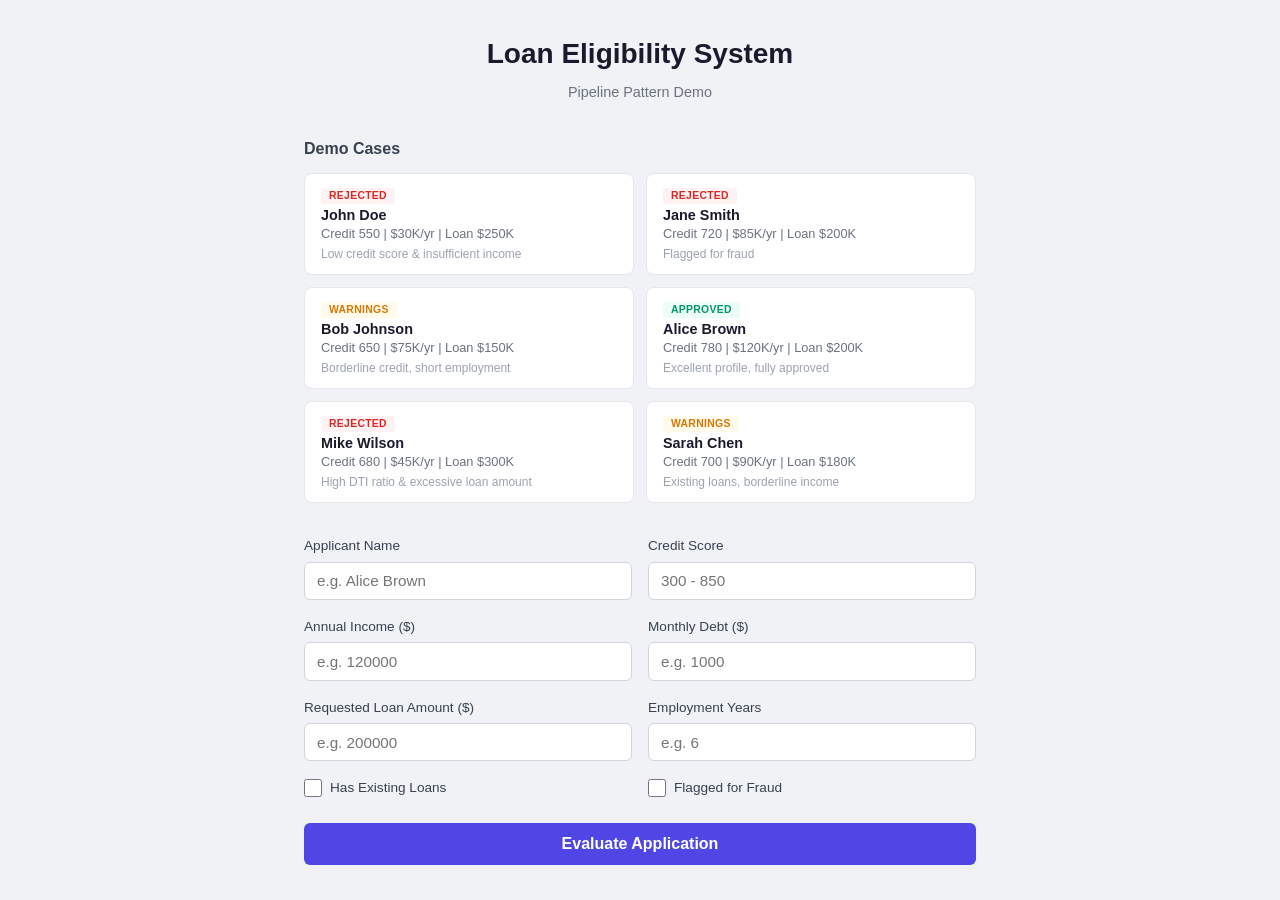
<file: PipelinePatternDemo-main/PipelinePatternDemo-main/PipelinePatternDemo.Api/wwwroot/index.html>
<!DOCTYPE html>
<html lang="zh-CN">
<head>
    <meta charset="UTF-8">
    <meta name="viewport" content="width=device-width, initial-scale=1.0">
    <title>Loan Eligibility System</title>
    <link rel="stylesheet" href="css/style.css">
</head>
<body>
    <div class="container">
        <header>
            <h1>Loan Eligibility System</h1>
            <p class="subtitle">Pipeline Pattern Demo</p>
        </header>

        <main>
            <section class="examples">
                <h2>Demo Cases</h2>
                <div class="example-grid">
                    <button type="button" class="example-card ex-rejected" data-case="0">
                        <span class="ex-tag rejected">REJECTED</span>
                        <strong>John Doe</strong>
                        <span>Credit 550 | $30K/yr | Loan $250K</span>
                        <span class="ex-desc">Low credit score &amp; insufficient income</span>
                    </button>
                    <button type="button" class="example-card ex-rejected" data-case="1">
                        <span class="ex-tag rejected">REJECTED</span>
                        <strong>Jane Smith</strong>
                        <span>Credit 720 | $85K/yr | Loan $200K</span>
                        <span class="ex-desc">Flagged for fraud</span>
                    </button>
                    <button type="button" class="example-card ex-warning" data-case="2">
                        <span class="ex-tag warning">WARNINGS</span>
                        <strong>Bob Johnson</strong>
                        <span>Credit 650 | $75K/yr | Loan $150K</span>
                        <span class="ex-desc">Borderline credit, short employment</span>
                    </button>
                    <button type="button" class="example-card ex-approved" data-case="3">
                        <span class="ex-tag approved">APPROVED</span>
                        <strong>Alice Brown</strong>
                        <span>Credit 780 | $120K/yr | Loan $200K</span>
                        <span class="ex-desc">Excellent profile, fully approved</span>
                    </button>
                    <button type="button" class="example-card ex-rejected" data-case="4">
                        <span class="ex-tag rejected">REJECTED</span>
                        <strong>Mike Wilson</strong>
                        <span>Credit 680 | $45K/yr | Loan $300K</span>
                        <span class="ex-desc">High DTI ratio &amp; excessive loan amount</span>
                    </button>
                    <button type="button" class="example-card ex-warning" data-case="5">
                        <span class="ex-tag warning">WARNINGS</span>
                        <strong>Sarah Chen</strong>
                        <span>Credit 700 | $90K/yr | Loan $180K</span>
                        <span class="ex-desc">Existing loans, borderline income</span>
                    </button>
                </div>
            </section>

            <form id="loanForm">
                <div class="form-grid">
                    <div class="form-group">
                        <label for="applicantName">Applicant Name</label>
                        <input type="text" id="applicantName" required placeholder="e.g. Alice Brown">
                    </div>
                    <div class="form-group">
                        <label for="creditScore">Credit Score</label>
                        <input type="number" id="creditScore" min="300" max="850" required placeholder="300 - 850">
                    </div>
                    <div class="form-group">
                        <label for="annualIncome">Annual Income ($)</label>
                        <input type="number" id="annualIncome" min="0" step="1000" required placeholder="e.g. 120000">
                    </div>
                    <div class="form-group">
                        <label for="monthlyDebt">Monthly Debt ($)</label>
                        <input type="number" id="monthlyDebt" min="0" step="100" required placeholder="e.g. 1000">
                    </div>
                    <div class="form-group">
                        <label for="requestedLoanAmount">Requested Loan Amount ($)</label>
                        <input type="number" id="requestedLoanAmount" min="0" step="1000" required placeholder="e.g. 200000">
                    </div>
                    <div class="form-group">
                        <label for="employmentYears">Employment Years</label>
                        <input type="number" id="employmentYears" min="0" step="0.5" required placeholder="e.g. 6">
                    </div>
                    <div class="form-group checkbox-group">
                        <label>
                            <input type="checkbox" id="hasExistingLoans">
                            Has Existing Loans
                        </label>
                    </div>
                    <div class="form-group checkbox-group">
                        <label>
                            <input type="checkbox" id="isFlaggedForFraud">
                            Flagged for Fraud
                        </label>
                    </div>
                </div>
                <button type="submit" id="submitBtn">
                    <span class="btn-text">Evaluate Application</span>
                    <span class="btn-loading" hidden>Processing...</span>
                </button>
            </form>

            <div id="result" class="result" hidden>
                <div id="resultHeader" class="result-header">
                    <span id="resultIcon" class="result-icon"></span>
                    <h2 id="resultTitle"></h2>
                </div>
                <div class="result-details">
                    <p><strong>Application ID:</strong> <span id="applicationId"></span></p>
                    <p><strong>Applicant:</strong> <span id="resultApplicantName"></span></p>
                </div>
                <div id="rejectionSection" class="section rejection" hidden>
                    <h3>Rejection Reasons</h3>
                    <ul id="rejectionList"></ul>
                </div>
                <div id="warningSection" class="section warning" hidden>
                    <h3>Warnings</h3>
                    <ul id="warningList"></ul>
                </div>
            </div>

            <div id="error" class="error" hidden>
                <p id="errorMessage"></p>
            </div>
        </main>
    </div>
    <script src="js/app.js"></script>
</body>
</html>
</file>
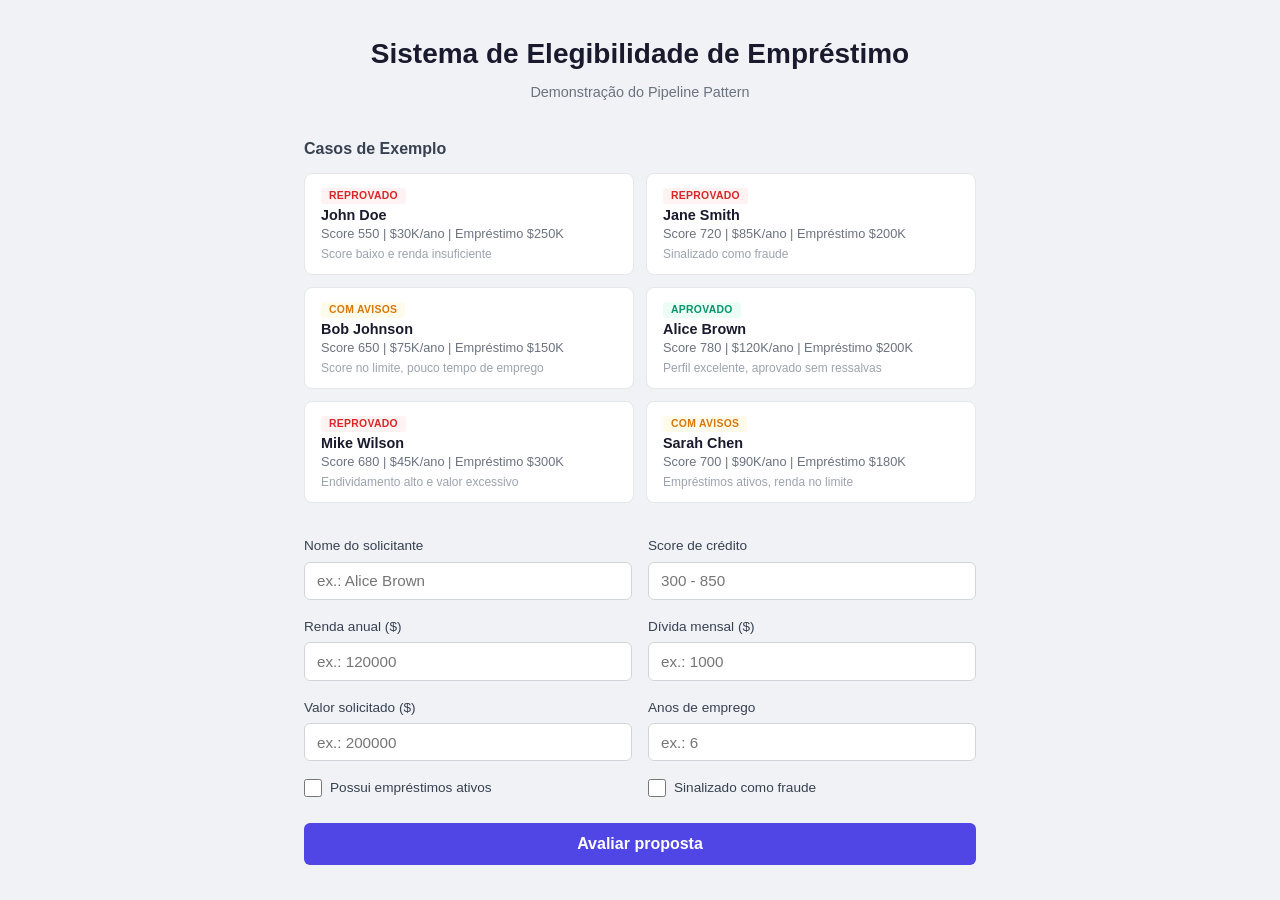
<file: PipelinePatternDemo-main/Refactory/PipelinePatternDemo.Api/wwwroot/index.html>
<!DOCTYPE html>
<html lang="pt-BR">
<head>
    <meta charset="UTF-8">
    <meta name="viewport" content="width=device-width, initial-scale=1.0">
    <title>Sistema de Elegibilidade de Empréstimo</title>
    <link rel="stylesheet" href="css/style.css">
</head>
<body>
    <!-- Página de demonstração: escolha um caso pronto ou preencha o formulário para ver o pipeline decidir. -->
    <div class="container">
        <header>
            <h1>Sistema de Elegibilidade de Empréstimo</h1>
            <p class="subtitle">Demonstração do Pipeline Pattern</p>
        </header>

        <main>
            <section class="examples">
                <h2>Casos de Exemplo</h2>
                <div class="example-grid">
                    <button type="button" class="example-card ex-rejected" data-case="0">
                        <span class="ex-tag rejected">REPROVADO</span>
                        <strong>John Doe</strong>
                        <span>Score 550 | $30K/ano | Empréstimo $250K</span>
                        <span class="ex-desc">Score baixo e renda insuficiente</span>
                    </button>
                    <button type="button" class="example-card ex-rejected" data-case="1">
                        <span class="ex-tag rejected">REPROVADO</span>
                        <strong>Jane Smith</strong>
                        <span>Score 720 | $85K/ano | Empréstimo $200K</span>
                        <span class="ex-desc">Sinalizado como fraude</span>
                    </button>
                    <button type="button" class="example-card ex-warning" data-case="2">
                        <span class="ex-tag warning">COM AVISOS</span>
                        <strong>Bob Johnson</strong>
                        <span>Score 650 | $75K/ano | Empréstimo $150K</span>
                        <span class="ex-desc">Score no limite, pouco tempo de emprego</span>
                    </button>
                    <button type="button" class="example-card ex-approved" data-case="3">
                        <span class="ex-tag approved">APROVADO</span>
                        <strong>Alice Brown</strong>
                        <span>Score 780 | $120K/ano | Empréstimo $200K</span>
                        <span class="ex-desc">Perfil excelente, aprovado sem ressalvas</span>
                    </button>
                    <button type="button" class="example-card ex-rejected" data-case="4">
                        <span class="ex-tag rejected">REPROVADO</span>
                        <strong>Mike Wilson</strong>
                        <span>Score 680 | $45K/ano | Empréstimo $300K</span>
                        <span class="ex-desc">Endividamento alto e valor excessivo</span>
                    </button>
                    <button type="button" class="example-card ex-warning" data-case="5">
                        <span class="ex-tag warning">COM AVISOS</span>
                        <strong>Sarah Chen</strong>
                        <span>Score 700 | $90K/ano | Empréstimo $180K</span>
                        <span class="ex-desc">Empréstimos ativos, renda no limite</span>
                    </button>
                </div>
            </section>

            <form id="loanForm">
                <div class="form-grid">
                    <div class="form-group">
                        <label for="applicantName">Nome do solicitante</label>
                        <input type="text" id="applicantName" required placeholder="ex.: Alice Brown">
                    </div>
                    <div class="form-group">
                        <label for="creditScore">Score de crédito</label>
                        <input type="number" id="creditScore" min="300" max="850" required placeholder="300 - 850">
                    </div>
                    <div class="form-group">
                        <label for="annualIncome">Renda anual ($)</label>
                        <input type="number" id="annualIncome" min="0" step="1000" required placeholder="ex.: 120000">
                    </div>
                    <div class="form-group">
                        <label for="monthlyDebt">Dívida mensal ($)</label>
                        <input type="number" id="monthlyDebt" min="0" step="100" required placeholder="ex.: 1000">
                    </div>
                    <div class="form-group">
                        <label for="requestedLoanAmount">Valor solicitado ($)</label>
                        <input type="number" id="requestedLoanAmount" min="0" step="1000" required placeholder="ex.: 200000">
                    </div>
                    <div class="form-group">
                        <label for="employmentYears">Anos de emprego</label>
                        <input type="number" id="employmentYears" min="0" step="0.5" required placeholder="ex.: 6">
                    </div>
                    <div class="form-group checkbox-group">
                        <label>
                            <input type="checkbox" id="hasExistingLoans">
                            Possui empréstimos ativos
                        </label>
                    </div>
                    <div class="form-group checkbox-group">
                        <label>
                            <input type="checkbox" id="isFlaggedForFraud">
                            Sinalizado como fraude
                        </label>
                    </div>
                </div>
                <button type="submit" id="submitBtn">
                    <span class="btn-text">Avaliar proposta</span>
                    <span class="btn-loading" hidden>Processando...</span>
                </button>
            </form>

            <div id="result" class="result" hidden>
                <div id="resultHeader" class="result-header">
                    <span id="resultIcon" class="result-icon"></span>
                    <h2 id="resultTitle"></h2>
                </div>
                <div class="result-details">
                    <p><strong>ID da proposta:</strong> <span id="applicationId"></span></p>
                    <p><strong>Solicitante:</strong> <span id="resultApplicantName"></span></p>
                </div>
                <div id="rejectionSection" class="section rejection" hidden>
                    <h3>Motivos da reprovação</h3>
                    <ul id="rejectionList"></ul>
                </div>
                <div id="warningSection" class="section warning" hidden>
                    <h3>Avisos</h3>
                    <ul id="warningList"></ul>
                </div>
                <div id="systemErrorSection" class="section warning" hidden>
                    <h3>Análise não concluída</h3>
                    <ul id="systemErrorList"></ul>
                </div>
            </div>

            <div id="error" class="error" hidden>
                <p id="errorMessage"></p>
            </div>
        </main>
    </div>
    <script src="js/app.js"></script>
</body>
</html>
</file>
<file: PipelinePatternDemo-main/PipelinePatternDemo-main/PipelinePatternDemo.Api/wwwroot/css/style.css>
*, *::before, *::after {
    box-sizing: border-box;
    margin: 0;
    padding: 0;
}

body {
    font-family: -apple-system, BlinkMacSystemFont, 'Segoe UI', Roboto, sans-serif;
    background: #f0f2f5;
    color: #1a1a2e;
    line-height: 1.6;
    min-height: 100vh;
}

.container {
    max-width: 720px;
    margin: 0 auto;
    padding: 2rem 1.5rem;
}

header {
    text-align: center;
    margin-bottom: 2rem;
}

header h1 {
    font-size: 1.75rem;
    color: #1a1a2e;
}

.subtitle {
    color: #6b7280;
    font-size: 0.9rem;
    margin-top: 0.25rem;
}

.form-grid {
    display: grid;
    grid-template-columns: 1fr 1fr;
    gap: 1rem;
}

.form-group {
    display: flex;
    flex-direction: column;
}

.form-group label {
    font-size: 0.85rem;
    font-weight: 500;
    margin-bottom: 0.3rem;
    color: #374151;
}

.form-group input[type="text"],
.form-group input[type="number"] {
    padding: 0.6rem 0.75rem;
    border: 1px solid #d1d5db;
    border-radius: 6px;
    font-size: 0.95rem;
    transition: border-color 0.2s;
}

.form-group input:focus {
    outline: none;
    border-color: #4f46e5;
    box-shadow: 0 0 0 3px rgba(79, 70, 229, 0.1);
}

.checkbox-group {
    justify-content: center;
}

.checkbox-group label {
    display: flex;
    align-items: center;
    gap: 0.5rem;
    cursor: pointer;
    margin-top: auto;
    margin-bottom: auto;
}

.checkbox-group input[type="checkbox"] {
    width: 18px;
    height: 18px;
    accent-color: #4f46e5;
}

button[type="submit"] {
    width: 100%;
    padding: 0.75rem;
    margin-top: 1.5rem;
    background: #4f46e5;
    color: #fff;
    border: none;
    border-radius: 6px;
    font-size: 1rem;
    font-weight: 600;
    cursor: pointer;
    transition: background 0.2s;
}

button[type="submit"]:hover {
    background: #4338ca;
}

button[type="submit"]:disabled {
    background: #a5b4fc;
    cursor: not-allowed;
}

.result {
    margin-top: 2rem;
    border-radius: 8px;
    overflow: hidden;
    border: 1px solid #e5e7eb;
    background: #fff;
}

.result-header {
    display: flex;
    align-items: center;
    gap: 0.75rem;
    padding: 1rem 1.25rem;
    color: #fff;
}

.result-header.approved {
    background: #059669;
}

.result-header.rejected {
    background: #dc2626;
}

.result-icon {
    font-size: 1.5rem;
}

.result-header h2 {
    font-size: 1.1rem;
    font-weight: 600;
}

.result-details {
    padding: 1rem 1.25rem;
    background: #fff;
}

.result-details p {
    font-size: 0.9rem;
    color: #4b5563;
}

.section {
    padding: 0.75rem 1.25rem;
    border-top: 1px solid #f3f4f6;
}

.section h3 {
    font-size: 0.85rem;
    font-weight: 600;
    margin-bottom: 0.5rem;
}

.section.rejection h3 {
    color: #dc2626;
}

.section.warning h3 {
    color: #d97706;
}

.section ul {
    list-style: none;
    padding: 0;
}

.section li {
    font-size: 0.9rem;
    padding: 0.35rem 0;
    color: #4b5563;
    padding-left: 1.25rem;
    position: relative;
}

.section.rejection li::before {
    content: '\2717';
    position: absolute;
    left: 0;
    color: #dc2626;
    font-weight: bold;
}

.section.warning li::before {
    content: '\26A0';
    position: absolute;
    left: 0;
    color: #d97706;
}

.examples {
    margin-bottom: 2rem;
}

.examples h2 {
    font-size: 1rem;
    font-weight: 600;
    margin-bottom: 0.75rem;
    color: #374151;
}

.example-grid {
    display: grid;
    grid-template-columns: 1fr 1fr;
    gap: 0.75rem;
}

.example-card {
    display: flex;
    flex-direction: column;
    gap: 0.2rem;
    padding: 0.85rem 1rem;
    background: #fff;
    border: 1px solid #e5e7eb;
    border-radius: 8px;
    cursor: pointer;
    text-align: left;
    font-family: inherit;
    font-size: 0.8rem;
    color: #6b7280;
    transition: border-color 0.2s, box-shadow 0.2s;
}

.example-card strong {
    font-size: 0.9rem;
    color: #1a1a2e;
}

.example-card:hover {
    border-color: #4f46e5;
    box-shadow: 0 2px 8px rgba(79, 70, 229, 0.12);
}

.ex-tag {
    display: inline-block;
    font-size: 0.65rem;
    font-weight: 700;
    padding: 0.15rem 0.5rem;
    border-radius: 3px;
    letter-spacing: 0.03em;
    width: fit-content;
}

.ex-tag.rejected {
    background: #fef2f2;
    color: #dc2626;
}

.ex-tag.warning {
    background: #fffbeb;
    color: #d97706;
}

.ex-tag.approved {
    background: #ecfdf5;
    color: #059669;
}

.ex-desc {
    font-size: 0.75rem;
    color: #9ca3af;
    margin-top: 0.15rem;
}

.error {
    margin-top: 2rem;
    padding: 1rem 1.25rem;
    background: #fef2f2;
    border: 1px solid #fecaca;
    border-radius: 8px;
    color: #dc2626;
    font-size: 0.9rem;
}

@media (max-width: 600px) {
    .form-grid,
    .example-grid {
        grid-template-columns: 1fr;
    }
}
</file>
<file: PipelinePatternDemo-main/Refactory/PipelinePatternDemo.Api/wwwroot/css/style.css>
*, *::before, *::after {
    box-sizing: border-box;
    margin: 0;
    padding: 0;
}

body {
    font-family: -apple-system, BlinkMacSystemFont, 'Segoe UI', Roboto, sans-serif;
    background: #f0f2f5;
    color: #1a1a2e;
    line-height: 1.6;
    min-height: 100vh;
}

.container {
    max-width: 720px;
    margin: 0 auto;
    padding: 2rem 1.5rem;
}

header {
    text-align: center;
    margin-bottom: 2rem;
}

header h1 {
    font-size: 1.75rem;
    color: #1a1a2e;
}

.subtitle {
    color: #6b7280;
    font-size: 0.9rem;
    margin-top: 0.25rem;
}

.form-grid {
    display: grid;
    grid-template-columns: 1fr 1fr;
    gap: 1rem;
}

.form-group {
    display: flex;
    flex-direction: column;
}

.form-group label {
    font-size: 0.85rem;
    font-weight: 500;
    margin-bottom: 0.3rem;
    color: #374151;
}

.form-group input[type="text"],
.form-group input[type="number"] {
    padding: 0.6rem 0.75rem;
    border: 1px solid #d1d5db;
    border-radius: 6px;
    font-size: 0.95rem;
    transition: border-color 0.2s;
}

.form-group input:focus {
    outline: none;
    border-color: #4f46e5;
    box-shadow: 0 0 0 3px rgba(79, 70, 229, 0.1);
}

.checkbox-group {
    justify-content: center;
}

.checkbox-group label {
    display: flex;
    align-items: center;
    gap: 0.5rem;
    cursor: pointer;
    margin-top: auto;
    margin-bottom: auto;
}

.checkbox-group input[type="checkbox"] {
    width: 18px;
    height: 18px;
    accent-color: #4f46e5;
}

button[type="submit"] {
    width: 100%;
    padding: 0.75rem;
    margin-top: 1.5rem;
    background: #4f46e5;
    color: #fff;
    border: none;
    border-radius: 6px;
    font-size: 1rem;
    font-weight: 600;
    cursor: pointer;
    transition: background 0.2s;
}

button[type="submit"]:hover {
    background: #4338ca;
}

button[type="submit"]:disabled {
    background: #a5b4fc;
    cursor: not-allowed;
}

.result {
    margin-top: 2rem;
    border-radius: 8px;
    overflow: hidden;
    border: 1px solid #e5e7eb;
    background: #fff;
}

.result-header {
    display: flex;
    align-items: center;
    gap: 0.75rem;
    padding: 1rem 1.25rem;
    color: #fff;
}

.result-header.approved {
    background: #059669;
}

.result-header.rejected {
    background: #dc2626;
}

.result-header.pending {
    background: #d97706;
}

.result-icon {
    font-size: 1.5rem;
}

.result-header h2 {
    font-size: 1.1rem;
    font-weight: 600;
}

.result-details {
    padding: 1rem 1.25rem;
    background: #fff;
}

.result-details p {
    font-size: 0.9rem;
    color: #4b5563;
}

.section {
    padding: 0.75rem 1.25rem;
    border-top: 1px solid #f3f4f6;
}

.section h3 {
    font-size: 0.85rem;
    font-weight: 600;
    margin-bottom: 0.5rem;
}

.section.rejection h3 {
    color: #dc2626;
}

.section.warning h3 {
    color: #d97706;
}

.section ul {
    list-style: none;
    padding: 0;
}

.section li {
    font-size: 0.9rem;
    padding: 0.35rem 0;
    color: #4b5563;
    padding-left: 1.25rem;
    position: relative;
}

.section.rejection li::before {
    content: '\2717';
    position: absolute;
    left: 0;
    color: #dc2626;
    font-weight: bold;
}

.section.warning li::before {
    content: '\26A0';
    position: absolute;
    left: 0;
    color: #d97706;
}

.examples {
    margin-bottom: 2rem;
}

.examples h2 {
    font-size: 1rem;
    font-weight: 600;
    margin-bottom: 0.75rem;
    color: #374151;
}

.example-grid {
    display: grid;
    grid-template-columns: 1fr 1fr;
    gap: 0.75rem;
}

.example-card {
    display: flex;
    flex-direction: column;
    gap: 0.2rem;
    padding: 0.85rem 1rem;
    background: #fff;
    border: 1px solid #e5e7eb;
    border-radius: 8px;
    cursor: pointer;
    text-align: left;
    font-family: inherit;
    font-size: 0.8rem;
    color: #6b7280;
    transition: border-color 0.2s, box-shadow 0.2s;
}

.example-card strong {
    font-size: 0.9rem;
    color: #1a1a2e;
}

.example-card:hover {
    border-color: #4f46e5;
    box-shadow: 0 2px 8px rgba(79, 70, 229, 0.12);
}

.ex-tag {
    display: inline-block;
    font-size: 0.65rem;
    font-weight: 700;
    padding: 0.15rem 0.5rem;
    border-radius: 3px;
    letter-spacing: 0.03em;
    width: fit-content;
}

.ex-tag.rejected {
    background: #fef2f2;
    color: #dc2626;
}

.ex-tag.warning {
    background: #fffbeb;
    color: #d97706;
}

.ex-tag.approved {
    background: #ecfdf5;
    color: #059669;
}

.ex-desc {
    font-size: 0.75rem;
    color: #9ca3af;
    margin-top: 0.15rem;
}

.error {
    margin-top: 2rem;
    padding: 1rem 1.25rem;
    background: #fef2f2;
    border: 1px solid #fecaca;
    border-radius: 8px;
    color: #dc2626;
    font-size: 0.9rem;
}

@media (max-width: 600px) {
    .form-grid,
    .example-grid {
        grid-template-columns: 1fr;
    }
}
</file>
